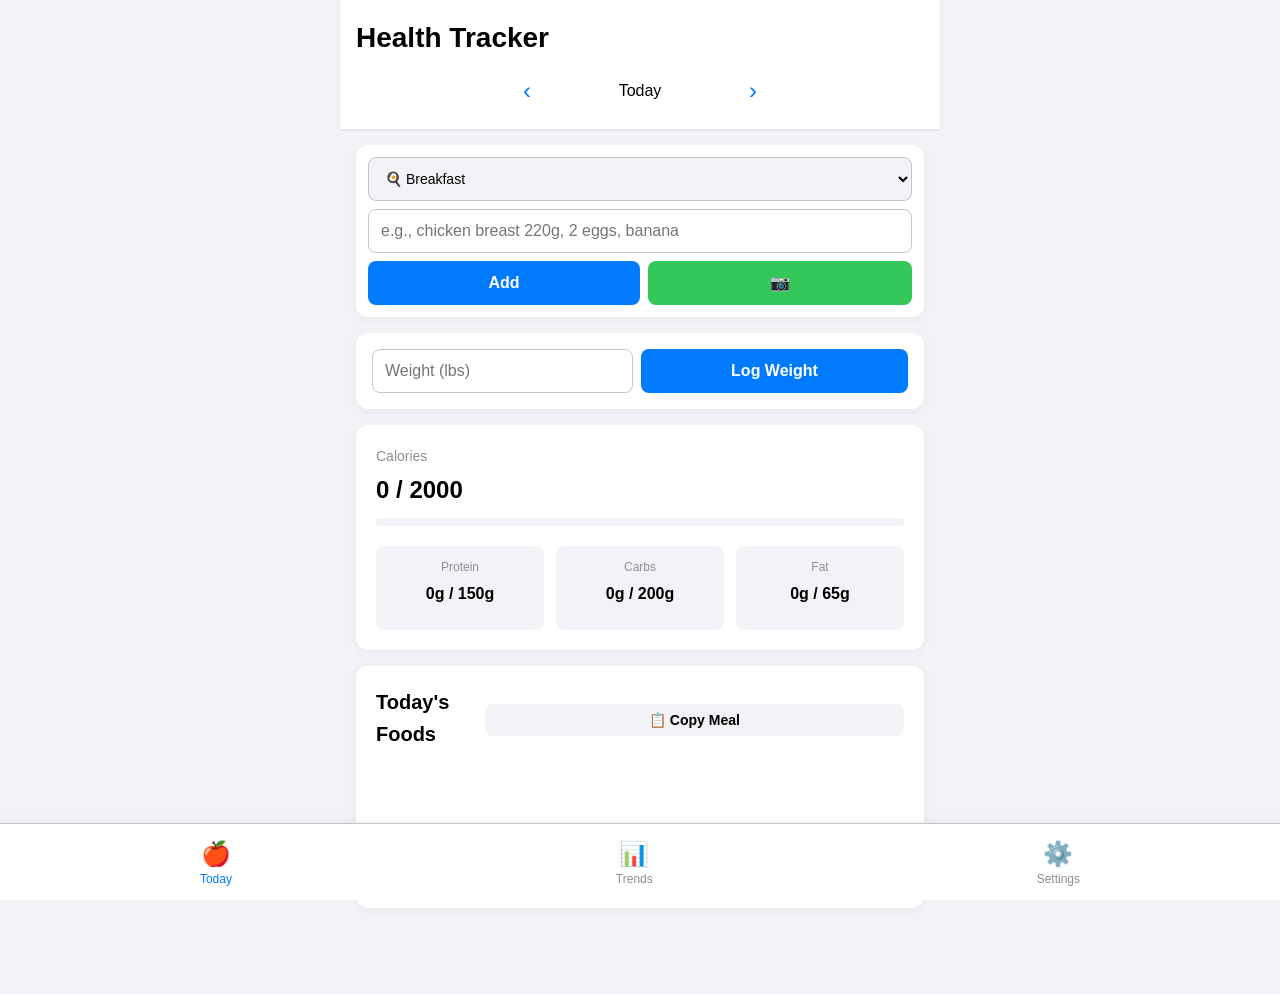
<file: index.html>
<!DOCTYPE html>
<html lang="en">
<head>
    <meta charset="UTF-8">
    <meta name="viewport" content="width=device-width, initial-scale=1.0, maximum-scale=1.0, user-scalable=no">
    <meta name="apple-mobile-web-app-capable" content="yes">
    <meta name="apple-mobile-web-app-status-bar-style" content="black-translucent">
    <meta name="apple-mobile-web-app-title" content="Health Tracker">
    <title>Simple Health Tracker</title>
    <link rel="stylesheet" href="styles.css">
    <link rel="manifest" href="manifest.json">
    <link rel="apple-touch-icon" href="icon-192.png">
</head>
<body>
    <div class="app-container">
        <!-- Header -->
        <header class="header">
            <h1>Health Tracker</h1>
            <div class="date-selector">
                <button id="prevDay" class="date-nav">‹</button>
                <span id="currentDate"></span>
                <button id="nextDay" class="date-nav">›</button>
            </div>
        </header>

        <!-- Quick Input -->
        <section class="quick-input">
            <select id="mealTypeSelect" class="meal-type-select">
                <option value="breakfast">🍳 Breakfast</option>
                <option value="lunch">🥗 Lunch</option>
                <option value="dinner">🍽️ Dinner</option>
                <option value="snack">🍎 Snack</option>
            </select>
            <input
                type="text"
                id="foodInput"
                placeholder="e.g., chicken breast 220g, 2 eggs, banana"
                autocomplete="off"
                autocorrect="off"
                autocapitalize="off"
            >
            <div class="button-row">
                <button id="addFood">Add</button>
                <button id="scanBarcode" class="btn-scan" title="Scan Barcode">📷</button>
            </div>
        </section>

        <!-- Weight Input -->
        <section class="weight-section">
            <input
                type="number"
                id="weightInput"
                placeholder="Weight (lbs)"
                step="0.1"
            >
            <button id="addWeight">Log Weight</button>
        </section>

        <!-- Daily Summary -->
        <section class="daily-summary">
            <div class="goals-display">
                <div class="goal-item">
                    <div class="goal-label">Calories</div>
                    <div class="goal-value">
                        <span id="currentCalories">0</span> / <span id="goalCalories">2000</span>
                    </div>
                    <div class="progress-bar">
                        <div id="calorieProgress" class="progress-fill"></div>
                    </div>
                </div>
                <div class="macros-grid">
                    <div class="macro-item">
                        <div class="macro-label">Protein</div>
                        <div class="macro-value">
                            <span id="currentProtein">0</span>g / <span id="goalProtein">150</span>g
                        </div>
                        <div class="progress-bar macro-progress">
                            <div id="proteinProgress" class="progress-fill"></div>
                        </div>
                    </div>
                    <div class="macro-item">
                        <div class="macro-label">Carbs</div>
                        <div class="macro-value">
                            <span id="currentCarbs">0</span>g / <span id="goalCarbs">200</span>g
                        </div>
                        <div class="progress-bar macro-progress">
                            <div id="carbProgress" class="progress-fill"></div>
                        </div>
                    </div>
                    <div class="macro-item">
                        <div class="macro-label">Fat</div>
                        <div class="macro-value">
                            <span id="currentFat">0</span>g / <span id="goalFat">65</span>g
                        </div>
                        <div class="progress-bar macro-progress">
                            <div id="fatProgress" class="progress-fill"></div>
                        </div>
                    </div>
                </div>
            </div>
        </section>

        <!-- Food Log -->
        <section class="food-log">
            <div class="food-log-header">
                <h2>Today's Foods</h2>
                <button id="copyMealBtn" class="btn-secondary btn-sm" title="Copy meal from previous day">📋 Copy Meal</button>
            </div>
            <div id="foodList" class="food-list"></div>
        </section>

        <!-- Bottom Navigation -->
        <nav class="bottom-nav">
            <button class="nav-btn active" data-view="today">
                <span class="nav-icon">🍎</span>
                <span class="nav-label">Today</span>
            </button>
            <button class="nav-btn" data-view="trends">
                <span class="nav-icon">📊</span>
                <span class="nav-label">Trends</span>
            </button>
            <button class="nav-btn" data-view="settings">
                <span class="nav-icon">⚙️</span>
                <span class="nav-label">Settings</span>
            </button>
        </nav>

        <!-- Trends View (hidden by default) -->
        <section id="trendsView" class="view-section hidden">
            <h2>Trends</h2>
            <div class="stats-summary">
                <div class="stat-card">
                    <div class="stat-label">Current Weight</div>
                    <div class="stat-value" id="currentWeight">--</div>
                </div>
                <div class="stat-card">
                    <div class="stat-label">7-Day Avg Calories</div>
                    <div class="stat-value" id="avgCalories">--</div>
                </div>
            </div>
            <div class="chart-container">
                <h3>Weight Trend (Last 30 Days)</h3>
                <canvas id="weightChart" width="400" height="200"></canvas>
            </div>
            <div class="chart-container">
                <h3>Calorie Intake (Last 7 Days)</h3>
                <canvas id="calorieChart" width="400" height="200"></canvas>
            </div>
        </section>

        <!-- Settings View (hidden by default) -->
        <section id="settingsView" class="view-section hidden">
            <h2>Settings</h2>

            <div class="settings-group">
                <h3>Appearance</h3>
                <label for="darkModeToggle">
                    <input type="checkbox" id="darkModeToggle"> Enable Dark Mode
                </label>
            </div>

            <div class="settings-group">
                <h3>AI-Enhanced Food Matching (Recommended)</h3>
                <label for="githubTokenInput">GitHub Personal Access Token</label>
                <input type="password" id="githubTokenInput" placeholder="github_pat_...">
                <p class="help-text">
                    <strong>Get accurate food matching with AI!</strong><br>
                    <strong>Requirements:</strong> GitHub Pro, Pro+, Team, or Enterprise account<br>
                    <br>
                    <strong>Steps to create token:</strong><br>
                    1. Go to <a href="https://github.com/settings/tokens?type=beta" target="_blank">GitHub Settings → Personal Access Tokens (Fine-grained)</a><br>
                    2. Click "Generate new token"<br>
                    3. Name it "Health Tracker" or similar<br>
                    4. Set expiration (90 days recommended, or "No expiration")<br>
                    5. <strong>Repository access:</strong> Select "Public Repositories (read-only)" or leave at "No access"<br>
                    6. <strong>Permissions:</strong> Leave all blank/unchecked - none needed!<br>
                    7. Click "Generate token" at bottom<br>
                    8. Copy the token (starts with github_pat_) and paste it here<br>
                    <br>
                    <strong>Note:</strong> Your GitHub Pro+ subscription gives you free access to GitHub Models. The token just authenticates your account - no special permissions needed. GitHub Models access is automatic if you have Pro+.<br>
                    <br>
                    <strong>Why use this?</strong> AI understands "1 banana" should be ~105 calories (118g), not 312. It intelligently maps your input to the correct USDA database entry.<br>
                    <br>
                    <strong>Alternative:</strong> Use Classic token at <a href="https://github.com/settings/tokens" target="_blank">github.com/settings/tokens</a> - no scopes needed, just generate and copy.
                </p>
            </div>

            <div class="settings-group">
                <h3>USDA API Configuration</h3>
                <label for="apiKeyInput">USDA FoodData Central API Key (Optional)</label>
                <input type="password" id="apiKeyInput" placeholder="Enter your API key">
                <p class="help-text">Get a free API key at <a href="https://fdc.nal.usda.gov/api-key-signup.html" target="_blank">fdc.nal.usda.gov/api-key-signup.html</a><br>
                Using DEMO_KEY limits you to 30 requests/hour. Your own key gives 1000 requests/hour.</p>
            </div>

            <div class="settings-group">
                <h3>Goal Type</h3>
                <label for="goalTypeSelect">
                    <select id="goalTypeSelect">
                        <option value="grams">Absolute (grams)</option>
                        <option value="percentage">Percentage of calories</option>
                    </select>
                </label>
            </div>

            <div class="settings-group">
                <h3>Goals</h3>
                <label for="calorieGoalInput">Daily Calorie Goal</label>
                <input type="number" id="calorieGoalInput" placeholder="2000">
            </div>
            <div class="settings-group" id="gramsGoalsGroup">
                <label for="proteinGoalInput">Protein Goal (g)</label>
                <input type="number" id="proteinGoalInput" placeholder="150">
                <label for="carbGoalInput">Carbs Goal (g)</label>
                <input type="number" id="carbGoalInput" placeholder="200">
                <label for="fatGoalInput">Fat Goal (g)</label>
                <input type="number" id="fatGoalInput" placeholder="65">
            </div>
            <div class="settings-group hidden" id="percentageGoalsGroup">
                <label for="proteinPercentInput">Protein (% of calories)</label>
                <input type="number" id="proteinPercentInput" placeholder="30" min="0" max="100">
                <label for="carbPercentInput">Carbs (% of calories)</label>
                <input type="number" id="carbPercentInput" placeholder="40" min="0" max="100">
                <label for="fatPercentInput">Fat (% of calories)</label>
                <input type="number" id="fatPercentInput" placeholder="30" min="0" max="100">
                <p class="help-text">Percentages should add up to 100%</p>
            </div>
            <button id="saveSettings" class="btn-primary">Save Settings</button>

            <div class="settings-group">
                <h3>Data Management</h3>
                <button id="exportData" class="btn-secondary">Export Data</button>
                <button id="importData" class="btn-secondary">Import Data</button>
                <input type="file" id="importFile" accept=".json" style="display: none;">
            </div>
        </section>
    </div>

    <script src="app.js"></script>
</body>
</html>
</file>
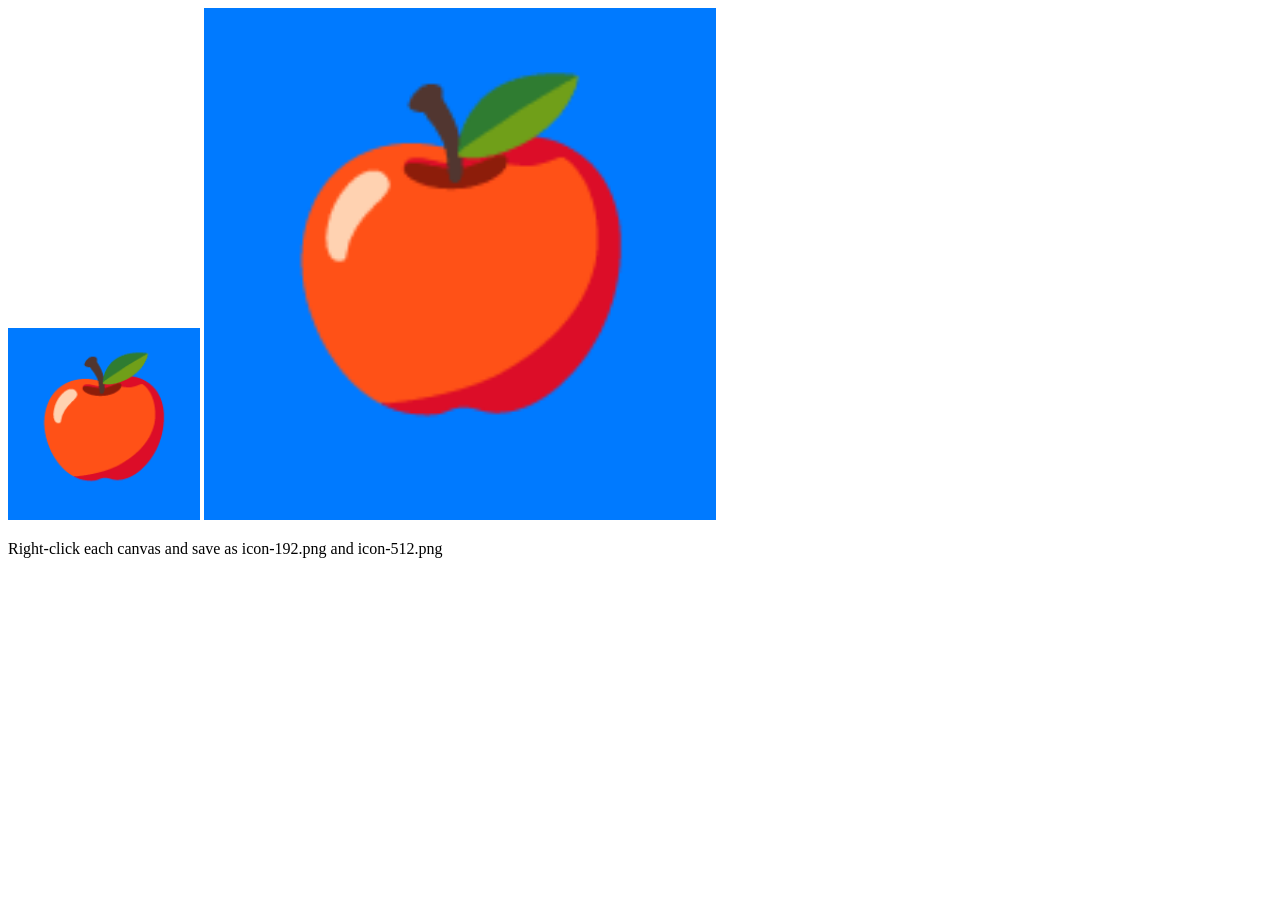
<file: create-icons.html>
<!DOCTYPE html>
<html>
<head><title>Icon Generator</title></head>
<body>
<canvas id="canvas192" width="192" height="192"></canvas>
<canvas id="canvas512" width="512" height="512"></canvas>
<script>
function createIcon(canvasId, size) {
    const canvas = document.getElementById(canvasId);
    const ctx = canvas.getContext('2d');

    // Background
    ctx.fillStyle = '#007AFF';
    ctx.fillRect(0, 0, size, size);

    // Apple emoji
    ctx.font = (size * 0.6) + 'px Arial';
    ctx.textAlign = 'center';
    ctx.textBaseline = 'middle';
    ctx.fillText('🍎', size / 2, size / 2);
}

createIcon('canvas192', 192);
createIcon('canvas512', 512);

document.body.insertAdjacentHTML('beforeend', '<p>Right-click each canvas and save as icon-192.png and icon-512.png</p>');
</script>
</body>
</html>
</file>
<file: styles.css>
* {
    margin: 0;
    padding: 0;
    box-sizing: border-box;
}

:root {
    --primary-color: #007AFF;
    --secondary-color: #34C759;
    --danger-color: #FF3B30;
    --background: #F2F2F7;
    --card-background: #FFFFFF;
    --text-primary: #000000;
    --text-secondary: #8E8E93;
    --border-color: #C6C6C8;
    --success-color: #34C759;
    --warning-color: #FF9500;
}

/* Dark mode variables */
[data-theme="dark"] {
    --primary-color: #0A84FF;
    --secondary-color: #32D74B;
    --danger-color: #FF453A;
    --background: #000000;
    --card-background: #1C1C1E;
    --text-primary: #FFFFFF;
    --text-secondary: #98989D;
    --border-color: #38383A;
    --success-color: #32D74B;
    --warning-color: #FF9F0A;
}

body {
    font-family: -apple-system, BlinkMacSystemFont, 'Segoe UI', Roboto, Oxygen, Ubuntu, Cantarell, sans-serif;
    background: var(--background);
    color: var(--text-primary);
    line-height: 1.6;
    -webkit-font-smoothing: antialiased;
    padding-bottom: 70px;
}

.app-container {
    max-width: 600px;
    margin: 0 auto;
    min-height: 100vh;
}

/* Header */
.header {
    background: var(--card-background);
    padding: 16px;
    box-shadow: 0 1px 3px rgba(0,0,0,0.1);
    position: sticky;
    top: 0;
    z-index: 100;
}

.header h1 {
    font-size: 28px;
    font-weight: 700;
    margin-bottom: 8px;
}

.date-selector {
    display: flex;
    align-items: center;
    justify-content: center;
    gap: 16px;
    margin-top: 8px;
}

.date-nav {
    background: none;
    border: none;
    font-size: 24px;
    color: var(--primary-color);
    cursor: pointer;
    padding: 8px;
    min-width: 44px;
    min-height: 44px;
    display: flex;
    align-items: center;
    justify-content: center;
}

.date-nav:active {
    opacity: 0.5;
}

#currentDate {
    font-size: 16px;
    font-weight: 500;
    min-width: 150px;
    text-align: center;
}

/* Quick Input */
.quick-input {
    background: var(--card-background);
    padding: 12px;
    margin: 16px;
    border-radius: 12px;
    box-shadow: 0 2px 8px rgba(0,0,0,0.05);
    display: flex;
    flex-direction: column;
    gap: 8px;
}

.quick-input > * {
    width: 100%;
}

.quick-input .button-row {
    display: flex;
    gap: 8px;
    width: 100%;
    position: relative;
}

.loading-overlay {
    position: absolute;
    top: 0;
    left: 0;
    right: 0;
    bottom: 0;
    background: rgba(0, 0, 0, 0.1);
    border-radius: 8px;
    display: flex;
    align-items: center;
    justify-content: center;
    font-size: 14px;
    color: var(--text-primary);
    font-weight: 500;
    backdrop-filter: blur(2px);
}

.loading-overlay::before {
    content: '';
    width: 16px;
    height: 16px;
    border: 2px solid var(--primary-color);
    border-top-color: transparent;
    border-radius: 50%;
    margin-right: 8px;
    animation: spin 0.8s linear infinite;
}

@keyframes spin {
    to { transform: rotate(360deg); }
}

.meal-type-select {
    padding: 12px;
    border: 1px solid var(--border-color);
    border-radius: 8px;
    font-size: 16px;
    background: var(--card-background);
    color: var(--text-primary);
}

#foodInput {
    padding: 12px;
    border: 1px solid var(--border-color);
    border-radius: 8px;
    font-size: 16px;
}

#foodInput:focus {
    outline: none;
    border-color: var(--primary-color);
}

.quick-input button,
.weight-section button {
    background: var(--primary-color);
    color: white;
    border: none;
    border-radius: 8px;
    padding: 12px 16px;
    font-size: 16px;
    font-weight: 600;
    cursor: pointer;
    min-height: 44px;
    white-space: nowrap;
    flex: 1;
}

.btn-scan {
    background: var(--secondary-color) !important;
    padding: 12px !important;
    font-size: 20px;
    flex: 0 0 auto;
    min-width: 60px;
}

.quick-input button:active,
.weight-section button:active {
    opacity: 0.7;
}

/* Weight Section */
.weight-section {
    background: var(--card-background);
    padding: 16px;
    margin: 0 16px 16px;
    border-radius: 12px;
    box-shadow: 0 2px 8px rgba(0,0,0,0.05);
    display: flex;
    gap: 8px;
}

#weightInput {
    flex: 1;
    padding: 12px;
    border: 1px solid var(--border-color);
    border-radius: 8px;
    font-size: 16px;
}

#weightInput:focus {
    outline: none;
    border-color: var(--primary-color);
}

/* Daily Summary */
.daily-summary {
    background: var(--card-background);
    padding: 20px;
    margin: 0 16px 16px;
    border-radius: 12px;
    box-shadow: 0 2px 8px rgba(0,0,0,0.05);
}

.goal-item {
    margin-bottom: 20px;
}

.goal-label {
    font-size: 14px;
    color: var(--text-secondary);
    margin-bottom: 4px;
}

.goal-value {
    font-size: 24px;
    font-weight: 700;
    margin-bottom: 8px;
}

.progress-bar {
    height: 8px;
    background: var(--background);
    border-radius: 4px;
    overflow: hidden;
}

.progress-fill {
    height: 100%;
    background: var(--success-color);
    transition: width 0.3s ease;
}

.progress-fill.over {
    background: var(--warning-color);
}

.macros-grid {
    display: grid;
    grid-template-columns: repeat(3, 1fr);
    gap: 12px;
    margin-top: 16px;
}

.macro-item {
    text-align: center;
    padding: 12px;
    background: var(--background);
    border-radius: 8px;
}

.macro-label {
    font-size: 12px;
    color: var(--text-secondary);
    margin-bottom: 4px;
}

.macro-value {
    font-size: 16px;
    font-weight: 600;
    margin-bottom: 6px;
}

.macro-progress {
    height: 6px;
    margin-top: 6px;
}

/* Food Log */
.food-log {
    background: var(--card-background);
    padding: 20px;
    margin: 0 16px 16px;
    border-radius: 12px;
    box-shadow: 0 2px 8px rgba(0,0,0,0.05);
}

.food-log h2 {
    font-size: 20px;
    margin-bottom: 16px;
}

.food-list {
    display: flex;
    flex-direction: column;
    gap: 8px;
}

.food-item {
    display: flex;
    justify-content: space-between;
    align-items: center;
    padding: 12px;
    background: var(--background);
    border-radius: 8px;
}

.food-info {
    flex: 1;
}

.food-name {
    font-weight: 600;
    margin-bottom: 4px;
}

.food-details {
    font-size: 14px;
    color: var(--text-secondary);
}

.food-calories {
    font-size: 18px;
    font-weight: 600;
    margin-right: 8px;
}

.edit-btn,
.delete-btn {
    color: white;
    border: none;
    border-radius: 6px;
    padding: 6px 12px;
    font-size: 14px;
    cursor: pointer;
    min-width: 44px;
    min-height: 44px;
    margin-left: 4px;
}

.edit-btn {
    background: var(--primary-color);
}

.delete-btn {
    background: var(--danger-color);
}

.edit-btn:active,
.delete-btn:active {
    opacity: 0.7;
}

.db-match {
    font-size: 12px;
    color: var(--text-secondary);
    font-weight: 400;
    margin-left: 4px;
}

/* Bottom Navigation */
.bottom-nav {
    position: fixed;
    bottom: 0;
    left: 0;
    right: 0;
    background: var(--card-background);
    border-top: 1px solid var(--border-color);
    display: flex;
    justify-content: space-around;
    padding: 8px;
    box-shadow: 0 -2px 8px rgba(0,0,0,0.05);
}

.nav-btn {
    background: none;
    border: none;
    display: flex;
    flex-direction: column;
    align-items: center;
    gap: 4px;
    padding: 8px 16px;
    cursor: pointer;
    color: var(--text-secondary);
    min-width: 44px;
}

.nav-btn.active {
    color: var(--primary-color);
}

.nav-icon {
    font-size: 24px;
}

.nav-label {
    font-size: 12px;
}

/* View Sections */
.view-section {
    padding: 20px;
    margin: 0 16px 16px;
}

.view-section.hidden {
    display: none;
}

.view-section h2 {
    font-size: 24px;
    margin-bottom: 20px;
}

.view-section h3 {
    font-size: 18px;
    margin-bottom: 12px;
    margin-top: 20px;
}

/* Charts */
.chart-container {
    background: var(--card-background);
    padding: 16px;
    border-radius: 12px;
    box-shadow: 0 2px 8px rgba(0,0,0,0.05);
    margin-bottom: 20px;
}

canvas {
    max-width: 100%;
}

.stats-summary {
    display: grid;
    grid-template-columns: repeat(2, 1fr);
    gap: 12px;
}

.stat-card {
    background: var(--card-background);
    padding: 16px;
    border-radius: 12px;
    box-shadow: 0 2px 8px rgba(0,0,0,0.05);
    text-align: center;
}

.stat-label {
    font-size: 14px;
    color: var(--text-secondary);
    margin-bottom: 8px;
}

.stat-value {
    font-size: 24px;
    font-weight: 700;
}

/* Settings */
.settings-group {
    background: var(--card-background);
    padding: 16px;
    border-radius: 12px;
    box-shadow: 0 2px 8px rgba(0,0,0,0.05);
    margin-bottom: 16px;
}

.settings-group label {
    display: block;
    font-size: 14px;
    color: var(--text-secondary);
    margin-bottom: 8px;
}

.settings-group input {
    width: 100%;
    padding: 12px;
    border: 1px solid var(--border-color);
    border-radius: 8px;
    font-size: 16px;
}

.settings-group input:focus {
    outline: none;
    border-color: var(--primary-color);
}

.btn-primary,
.btn-secondary {
    width: 100%;
    padding: 14px;
    border: none;
    border-radius: 8px;
    font-size: 16px;
    font-weight: 600;
    cursor: pointer;
    margin-bottom: 12px;
}

.btn-primary {
    background: var(--primary-color);
    color: white;
}

.btn-secondary {
    background: var(--background);
    color: var(--text-primary);
}

.btn-primary:active,
.btn-secondary:active {
    opacity: 0.7;
}

/* Empty State */
.empty-state {
    text-align: center;
    padding: 40px 20px;
    color: var(--text-secondary);
}

/* Responsive */
@media (max-width: 600px) {
    .app-container {
        max-width: 100%;
    }

    /* Compact header on mobile */
    .header {
        padding: 12px 16px;
    }

    .header h1 {
        font-size: 22px;
        margin-bottom: 4px;
    }

    .date-selector {
        gap: 12px;
        margin-top: 4px;
    }

    .date-nav {
        font-size: 20px;
        padding: 6px;
        min-width: 40px;
        min-height: 40px;
    }

    #currentDate {
        font-size: 15px;
    }

    /* Compact bottom navigation on mobile */
    .bottom-nav {
        padding: 6px 4px;
    }

    .nav-btn {
        padding: 6px 12px;
        gap: 2px;
    }

    .nav-icon {
        font-size: 22px;
    }

    .nav-label {
        font-size: 11px;
    }

    /* Reduce body padding for smaller footer */
    body {
        padding-bottom: 60px;
    }

    /* Tighter spacing for content sections */
    .quick-input,
    .weight-section,
    .daily-summary {
        margin: 12px;
        padding: 12px;
    }

    .view-section {
        padding: 16px;
        margin: 0 12px 12px;
    }
}

/* Safe area insets for iPhone notch */
@supports (padding-bottom: env(safe-area-inset-bottom)) {
    body {
        padding-bottom: calc(70px + env(safe-area-inset-bottom));
    }

    @media (max-width: 600px) {
        body {
            padding-bottom: calc(60px + env(safe-area-inset-bottom));
        }
    }

    .bottom-nav {
        padding-bottom: calc(6px + env(safe-area-inset-bottom));
    }
}

/* Modal */
.modal {
    position: fixed;
    top: 0;
    left: 0;
    right: 0;
    bottom: 0;
    background: rgba(0, 0, 0, 0.5);
    display: flex;
    align-items: center;
    justify-content: center;
    z-index: 1000;
    padding: 20px;
}

.modal-content {
    background: var(--card-background);
    border-radius: 16px;
    padding: 24px;
    max-width: 400px;
    width: 100%;
    box-shadow: 0 10px 40px rgba(0, 0, 0, 0.3);
}

.modal-content h3 {
    margin-bottom: 16px;
    font-size: 20px;
}

.modal-food-name {
    font-size: 18px;
    font-weight: 600;
    margin-bottom: 4px;
}

.modal-quantity {
    font-size: 14px;
    color: var(--text-secondary);
    margin-bottom: 20px;
}

.edit-form {
    display: flex;
    flex-direction: column;
    gap: 16px;
    margin-bottom: 20px;
}

.form-group {
    display: flex;
    flex-direction: column;
    gap: 8px;
}

.form-group label {
    font-size: 14px;
    font-weight: 500;
    color: var(--text-secondary);
}

.form-group input {
    padding: 12px;
    border: 1px solid var(--border-color);
    border-radius: 8px;
    font-size: 16px;
}

.form-group input:focus {
    outline: none;
    border-color: var(--primary-color);
}

.modal-buttons {
    display: flex;
    gap: 12px;
}

.btn-cancel,
.btn-save {
    flex: 1;
    padding: 14px;
    border: none;
    border-radius: 8px;
    font-size: 16px;
    font-weight: 600;
    cursor: pointer;
}

.btn-cancel {
    background: var(--background);
    color: var(--text-primary);
}

.btn-save {
    background: var(--primary-color);
    color: white;
}

.btn-cancel:active,
.btn-save:active {
    opacity: 0.7;
}

/* Food Search Modal */
.food-search-modal {
    max-width: 500px;
    max-height: 80vh;
    overflow: hidden;
    display: flex;
    flex-direction: column;
}

.search-query {
    font-size: 14px;
    color: var(--text-secondary);
    margin-bottom: 16px;
}

.food-results {
    flex: 1;
    overflow-y: auto;
    margin-bottom: 16px;
    max-height: 50vh;
}

.food-result-item {
    padding: 16px;
    background: var(--background);
    border-radius: 8px;
    margin-bottom: 8px;
    cursor: pointer;
    transition: background 0.2s;
}

.food-result-item:hover {
    background: var(--border-color);
}

.food-result-item:active {
    opacity: 0.7;
}

.result-name {
    font-weight: 600;
    margin-bottom: 4px;
    font-size: 16px;
}

.result-brand {
    font-size: 12px;
    color: var(--text-secondary);
    margin-bottom: 4px;
}

.result-nutrition {
    font-size: 13px;
    color: var(--text-secondary);
}

/* Help text styling */
.help-text {
    font-size: 12px;
    color: var(--text-secondary);
    margin-top: 8px;
    line-height: 1.4;
}

.help-text a {
    color: var(--primary-color);
    text-decoration: none;
}

.help-text a:hover {
    text-decoration: underline;
}

/* Barcode Scanner */
.barcode-scanner-modal {
    max-width: 500px;
}

/* Quagga scanner viewport */
#interactive {
    width: 100%;
    max-width: 400px;
    margin: 16px auto;
    position: relative;
    overflow: hidden;
    border-radius: 8px;
}

#interactive video {
    width: 100%;
    height: auto;
}

#interactive canvas.drawingBuffer {
    position: absolute;
    top: 0;
    left: 0;
    width: 100%;
    height: 100%;
}

.scanner-instructions {
    text-align: center;
    color: var(--text-secondary);
    margin: 8px 0;
    font-weight: 600;
}

.scanner-help {
    text-align: center;
    color: var(--text-secondary);
    margin-bottom: 16px;
    font-size: 14px;
}

/* Meal Type Selector */
.meal-type-select {
    padding: 12px;
    border: 1px solid var(--border-color);
    border-radius: 8px;
    font-size: 14px;
    background: var(--background);
    color: var(--text-primary);
    cursor: pointer;
    min-width: 130px;
}

/* Meal Groups */
.meal-group {
    margin-bottom: 24px;
}

.meal-header {
    display: flex;
    justify-content: space-between;
    align-items: center;
    padding: 12px 16px;
    background: var(--background);
    border-radius: 8px;
    margin-bottom: 8px;
}

.meal-header h3 {
    font-size: 16px;
    font-weight: 600;
    margin: 0;
}

.meal-total {
    font-size: 14px;
    font-weight: 600;
    color: var(--primary-color);
}

/* Settings checkbox styling */
.settings-group label[for="darkModeToggle"] {
    display: flex;
    align-items: center;
    cursor: pointer;
    user-select: none;
}

.settings-group input[type="checkbox"] {
    margin-right: 8px;
    cursor: pointer;
    width: 18px;
    height: 18px;
}

.settings-group select {
    width: 100%;
    padding: 12px;
    border: 1px solid var(--border-color);
    border-radius: 8px;
    font-size: 16px;
    background: var(--background);
    color: var(--text-primary);
    cursor: pointer;
}

/* Food Log Header */
.food-log-header {
    display: flex;
    justify-content: space-between;
    align-items: center;
    margin-bottom: 16px;
}

.btn-sm {
    font-size: 14px;
    padding: 8px 12px;
}

/* Copy Meal Modal */
.copy-meal-modal {
    max-width: 500px;
}

.copy-meal-list {
    max-height: 400px;
    overflow-y: auto;
    margin: 16px 0;
}

.copy-date-group {
    margin-bottom: 20px;
}

.copy-date-group h4 {
    font-size: 14px;
    font-weight: 600;
    color: var(--text-secondary);
    margin-bottom: 8px;
    padding: 8px 0;
    border-bottom: 1px solid var(--border-color);
}

.copy-meal-option {
    padding: 12px;
    margin-bottom: 8px;
    background: var(--background);
    border: 1px solid var(--border-color);
    border-radius: 8px;
    cursor: pointer;
    transition: all 0.2s;
}

.copy-meal-option:hover {
    background: var(--primary-color);
    color: white;
    transform: translateX(4px);
}

.copy-meal-label {
    font-weight: 600;
    margin-bottom: 4px;
}

.copy-meal-items {
    font-size: 13px;
    color: var(--text-secondary);
    margin-bottom: 4px;
    overflow: hidden;
    text-overflow: ellipsis;
    white-space: nowrap;
}

.copy-meal-option:hover .copy-meal-items {
    color: rgba(255, 255, 255, 0.8);
}

.copy-meal-calories {
    font-size: 12px;
    font-weight: 600;
    color: var(--primary-color);
}

.copy-meal-option:hover .copy-meal-calories {
    color: white;
}
</file>
